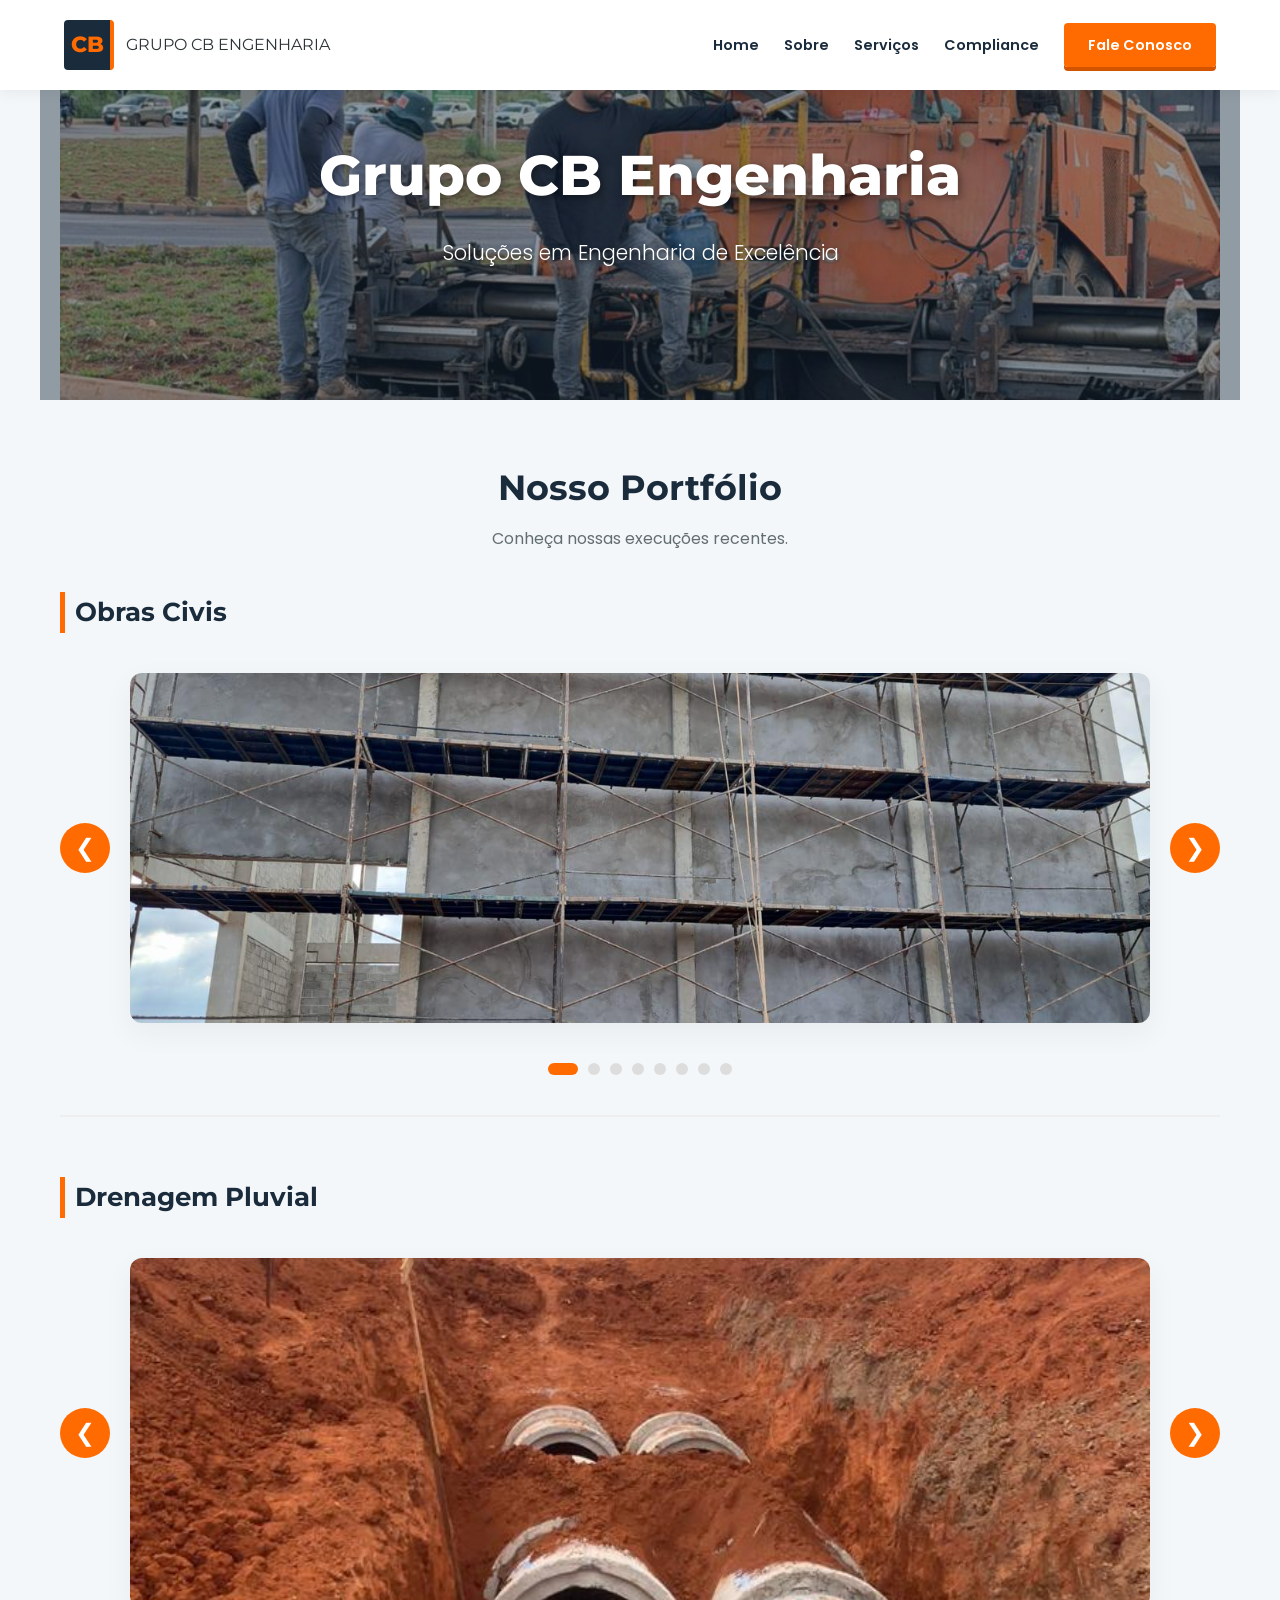
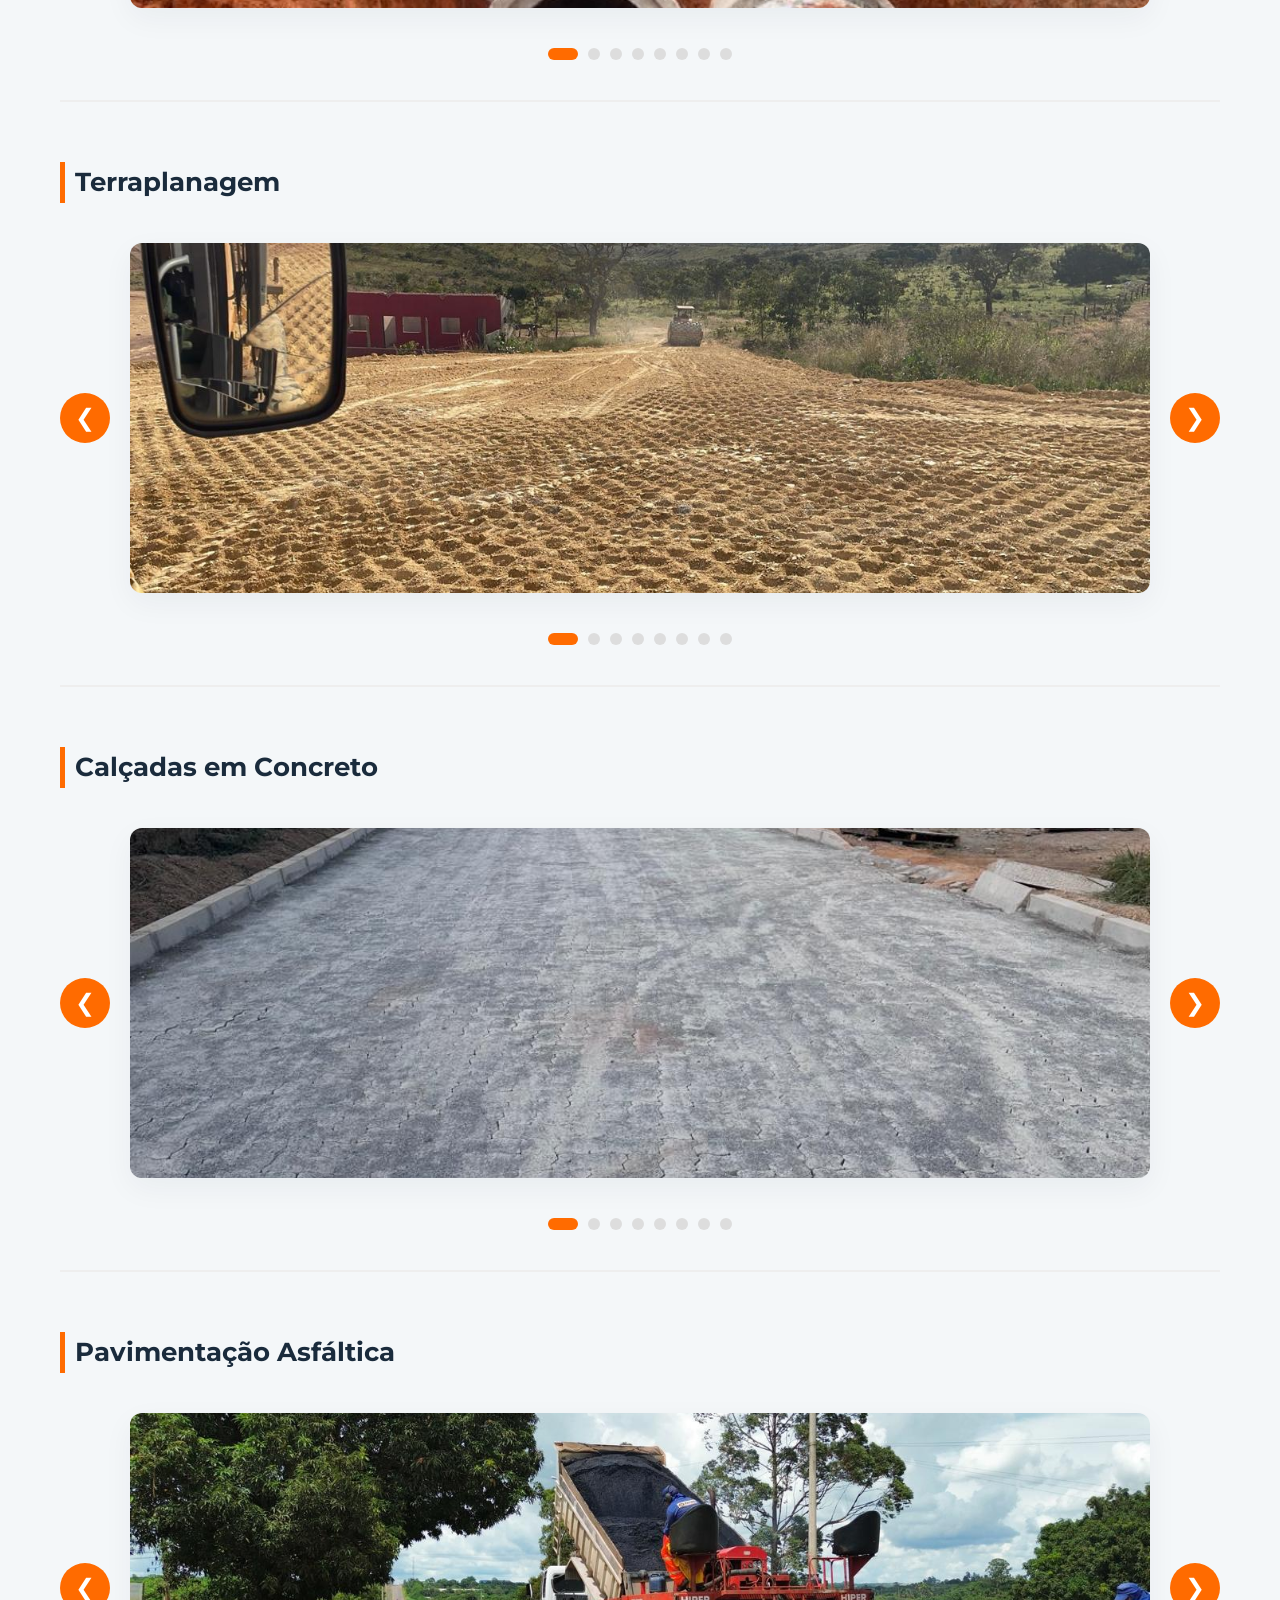
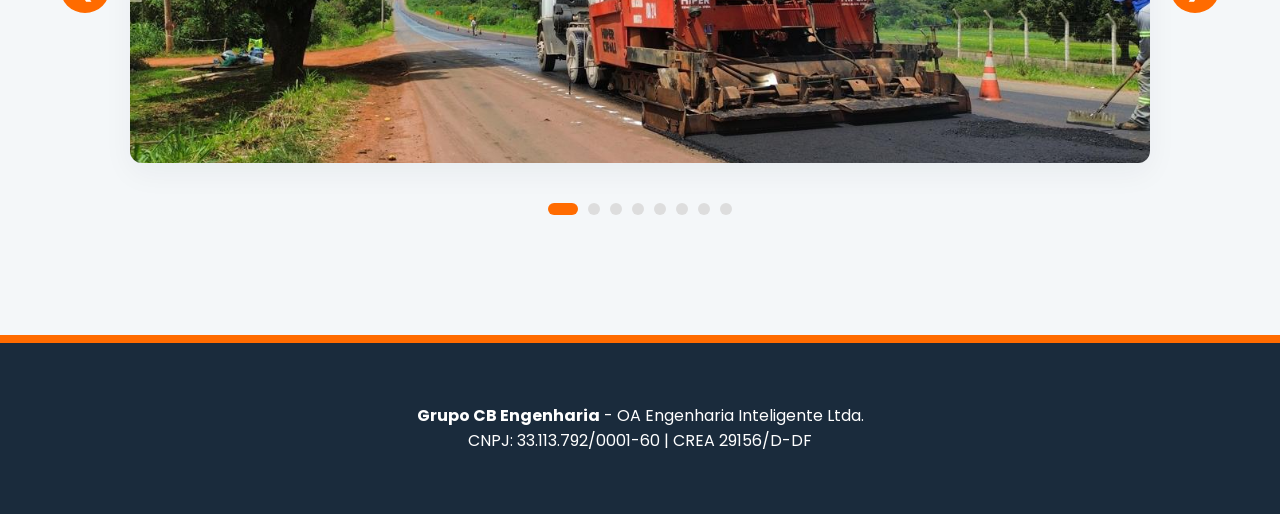
<file: index.html>
<!DOCTYPE html>
<html lang="pt-br">
<head>
  <meta charset="UTF-8">
  <meta name="viewport" content="width=device-width, initial-scale=1.0">
  <title>Portfólio de Obras Técnicas | Grupo CB Engenharia</title>
  <link rel="stylesheet" href="css/style.css">
</head>
<body>

<header>
  <nav>
    <div class="logo">
      <span class="logo-box">CB</span> Grupo CB Engenharia
    </div>

    <ul class="nav-links">
      <li><a href="index.html">Home</a></li>
      <li><a href="sobre.html">Sobre</a></li>
      <li><a href="servicos.html">Serviços</a></li>
      <li><a href="compliance.html">Compliance</a></li>
      <li><a href="contato.html" class="cta-nav">Fale Conosco</a></li>
    </ul>

    <!-- HAMBURGUER -->
    <div class="hamburger" onclick="toggleMenu()">
      <span></span>
      <span></span>
      <span></span>
    </div>
  </nav>
</header>

<!-- BANNER -->
<section class="banner">
  <img src="img/banner.jpeg" alt="Grupo CB Engenharia">
  <div class="banner-overlay">
    <h1>Grupo CB Engenharia</h1>
    <p>Soluções em Engenharia de Excelência</p>
  </div>
</section>

<section>
  <h2>Nosso Portfólio</h2>
  <p class="section-subtitle">Conheça nossas execuções recentes.</p>

  <!-- OBRAS CIVIS -->
  <div class="portfolio-group">
    <h3 class="group-title">Obras Civis</h3>
    <div class="carousel-container">
      <button class="carousel-btn prev" onclick="moveCarousel(-1,'carousel-1')">❮</button>
      <div class="carousel-wrapper">
        <div class="carousel" id="carousel-1">
          <div class="carousel-item"><img src="img/obras-civis-01.jpeg"></div>
          <div class="carousel-item"><img src="img/obras-civis-02.jpeg"></div>
          <div class="carousel-item"><img src="img/obras-civis-03.jpeg"></div>
          <div class="carousel-item"><img src="img/obras-civis-04.jpeg"></div>
          <div class="carousel-item"><img src="img/obras-civis-05.jpeg"></div>
          <div class="carousel-item"><img src="img/obras-civis-06.jpeg"></div>
          <div class="carousel-item"><img src="img/obras-civis-07.jpeg"></div>
          <div class="carousel-item"><img src="img/obras-civis-08.jpeg"></div>
        </div>
      </div>
      <button class="carousel-btn next" onclick="moveCarousel(1,'carousel-1')">❯</button>
    </div>
    <div class="carousel-indicators" id="indicators-1"></div>
  </div>

  <!-- DRENAGEM -->
  <div class="portfolio-group">
    <h3 class="group-title">Drenagem Pluvial</h3>
    <div class="carousel-container">
      <button class="carousel-btn prev" onclick="moveCarousel(-1,'carousel-2')">❮</button>
      <div class="carousel-wrapper">
        <div class="carousel" id="carousel-2">
          <div class="carousel-item"><img src="img/drenagem-01.jpeg"></div>
          <div class="carousel-item"><img src="img/drenagem-02.jpeg"></div>
          <div class="carousel-item"><img src="img/drenagem-03.jpeg"></div>
          <div class="carousel-item"><img src="img/drenagem-04.jpeg"></div>
          <div class="carousel-item"><img src="img/drenagem-05.jpeg"></div>
          <div class="carousel-item"><img src="img/drenagem-06.jpeg"></div>
          <div class="carousel-item"><img src="img/drenagem-07.jpeg"></div>
          <div class="carousel-item"><img src="img/drenagem-08.jpeg"></div>
        </div>
      </div>
      <button class="carousel-btn next" onclick="moveCarousel(1,'carousel-2')">❯</button>
    </div>
    <div class="carousel-indicators" id="indicators-2"></div>
  </div>

  <!-- TERRAPLANAGEM -->
  <div class="portfolio-group">
    <h3 class="group-title">Terraplanagem</h3>
    <div class="carousel-container">
      <button class="carousel-btn prev" onclick="moveCarousel(-1,'carousel-3')">❮</button>
      <div class="carousel-wrapper">
        <div class="carousel" id="carousel-3">
          <div class="carousel-item"><img src="img/terraplanagem-01.jpeg"></div>
          <div class="carousel-item"><img src="img/terraplanagem-02.jpeg"></div>
          <div class="carousel-item"><img src="img/terraplanagem-03.jpeg"></div>
          <div class="carousel-item"><img src="img/terraplanagem-04.jpeg"></div>
          <div class="carousel-item"><img src="img/terraplanagem-05.jpeg"></div>
          <div class="carousel-item"><img src="img/terraplanagem-06.jpeg"></div>
          <div class="carousel-item"><img src="img/terraplanagem-07.jpeg"></div>
          <div class="carousel-item"><img src="img/terraplanagem-08.jpeg"></div>
        </div>
      </div>
      <button class="carousel-btn next" onclick="moveCarousel(1,'carousel-3')">❯</button>
    </div>
    <div class="carousel-indicators" id="indicators-3"></div>
  </div>

  <!-- CALÇADAS -->
  <div class="portfolio-group">
    <h3 class="group-title">Calçadas em Concreto</h3>
    <div class="carousel-container">
      <button class="carousel-btn prev" onclick="moveCarousel(-1,'carousel-4')">❮</button>
      <div class="carousel-wrapper">
        <div class="carousel" id="carousel-4">
          <div class="carousel-item"><img src="img/calcadas-01.jpeg"></div>
          <div class="carousel-item"><img src="img/calcadas-02.jpeg"></div>
          <div class="carousel-item"><img src="img/calcadas-03.jpeg"></div>
          <div class="carousel-item"><img src="img/calcadas-04.jpeg"></div>
          <div class="carousel-item"><img src="img/calcadas-05.jpeg"></div>
          <div class="carousel-item"><img src="img/calcadas-06.jpeg"></div>
          <div class="carousel-item"><img src="img/calcadas-07.jpeg"></div>
          <div class="carousel-item"><img src="img/calcadas-08.jpeg"></div>
        </div>
      </div>
      <button class="carousel-btn next" onclick="moveCarousel(1,'carousel-4')">❯</button>
    </div>
    <div class="carousel-indicators" id="indicators-4"></div>
  </div>

  <!-- ASFALTO -->
  <div class="portfolio-group">
    <h3 class="group-title">Pavimentação Asfáltica</h3>
    <div class="carousel-container">
      <button class="carousel-btn prev" onclick="moveCarousel(-1,'carousel-5')">❮</button>
      <div class="carousel-wrapper">
        <div class="carousel" id="carousel-5">
          <div class="carousel-item"><img src="img/asfalto-01.jpeg"></div>
          <div class="carousel-item"><img src="img/asfalto-02.jpeg"></div>
          <div class="carousel-item"><img src="img/asfalto-03.jpeg"></div>
          <div class="carousel-item"><img src="img/asfalto-04.jpeg"></div>
          <div class="carousel-item"><img src="img/asfalto-05.jpeg"></div>
          <div class="carousel-item"><img src="img/asfalto-06.jpeg"></div>
          <div class="carousel-item"><img src="img/asfalto-07.jpeg"></div>
          <div class="carousel-item"><img src="img/asfalto-08.jpeg"></div>
        </div>
      </div>
      <button class="carousel-btn next" onclick="moveCarousel(1,'carousel-5')">❯</button>
    </div>
    <div class="carousel-indicators" id="indicators-5"></div>
  </div>
</section>

<footer>
  <p><strong>Grupo CB Engenharia</strong> - OA Engenharia Inteligente Ltda.</p>
  <p>CNPJ: 33.113.792/0001-60 | CREA 29156/D-DF</p>
</footer>

<script src="js/carousel.js"></script>

<script>
  function toggleMenu() {
    document.querySelector('.nav-links').classList.toggle('active');
  }
</script>

</body>
</html>
</file>
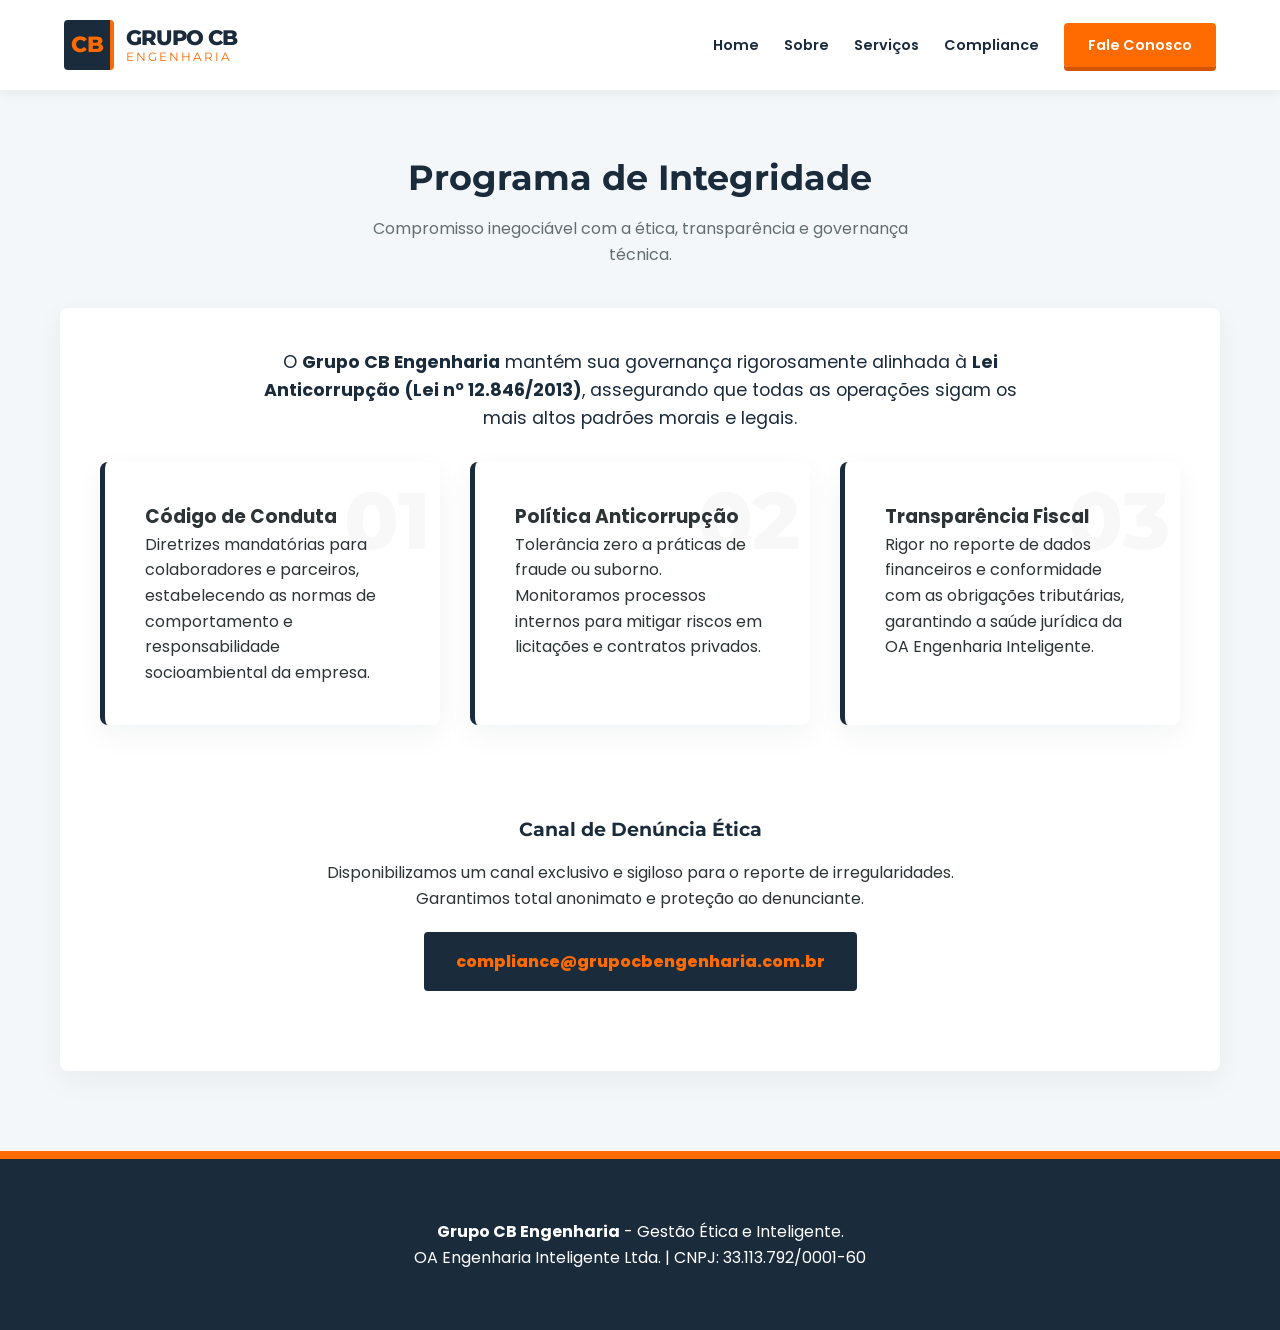
<file: compliance.html>
<!DOCTYPE html>
<html lang="pt-br">
<head>
    <meta charset="UTF-8">
    <meta name="viewport" content="width=device-width, initial-scale=1.0">
    <title>Compliance | Grupo CB Engenharia</title>
    <link rel="stylesheet" href="css/style.css">
</head>
<body>

<header>
    <nav>
        <a href="index.html" class="logo">
            <div class="logo-box">CB</div>
            <div class="logo-text">GRUPO CB<span>ENGENHARIA</span></div>
        </a>
        <div class="hamburger" onclick="toggleMenu()">
            <span></span><span></span><span></span>
        </div>
        <ul class="nav-links" id="menu">
            <li><a href="index.html">Home</a></li>
            <li><a href="sobre.html">Sobre</a></li>
            <li><a href="servicos.html">Serviços</a></li>
            <li><a href="compliance.html">Compliance</a></li>
             <li><a href="contato.html" class="cta-nav">Fale Conosco</a></li>
        </ul>
    </nav>
</header>

<section>
    <h2>Programa de Integridade</h2>
    <p class="section-subtitle">Compromisso inegociável com a ética, transparência e governança técnica.</p>

    <div class="info-box">
        <p style="font-size: 1.1rem; color: var(--primary); margin-bottom: 30px; text-align: center; max-width: 800px; margin-left: auto; margin-right: auto;">
            O <strong>Grupo CB Engenharia</strong> mantém sua governança rigorosamente alinhada à <strong>Lei Anticorrupção (Lei nº 12.846/2013)</strong>, assegurando que todas as operações sigam os mais altos padrões morais e legais.
        </p>

        <div class="grid-servicos">
            <div class="card-servico">
                <div class="servico-number">01</div>
                <h3>Código de Conduta</h3>
                <p>Diretrizes mandatórias para colaboradores e parceiros, estabelecendo as normas de comportamento e responsabilidade socioambiental da empresa.</p>
            </div>

            <div class="card-servico">
                <div class="servico-number">02</div>
                <h3>Política Anticorrupção</h3>
                <p>Tolerância zero a práticas de fraude ou suborno. Monitoramos processos internos para mitigar riscos em licitações e contratos privados.</p>
            </div>

            <div class="card-servico">
                <div class="servico-number">03</div>
                <h3>Transparência Fiscal</h3>
                <p>Rigor no reporte de dados financeiros e conformidade com as obrigações tributárias, garantindo a saúde jurídica da OA Engenharia Inteligente.</p>
            </div>
        </div>

        <div class="tech-info" style="margin-top: 50px; padding: 40px; text-align: center;">
            <h3 style="color: var(--primary); font-family: Montserrat; margin-bottom: 15px;">Canal de Denúncia Ética</h3>
            <p style="max-width: 700px; margin: 0 auto 20px;">
                Disponibilizamos um canal exclusivo e sigiloso para o reporte de irregularidades. Garantimos total anonimato e proteção ao denunciante.
            </p>
            <a href="mailto:compliance@grupocbengenharia.com.br" 
               style="display: inline-block; background: var(--primary); color: var(--secondary); padding: 15px 30px; border-radius: 4px; text-decoration: none; font-weight: 800; border: 2px solid var(--primary); transition: var(--transition);">
                compliance@grupocbengenharia.com.br
            </a>
        </div>
    </div>
</section>

<footer>
    <div class="footer-content">
        <p><strong>Grupo CB Engenharia</strong> - Gestão Ética e Inteligente.</p>
        <p>OA Engenharia Inteligente Ltda. | CNPJ: 33.113.792/0001-60</p>
    </div>
</footer>

<script>
    function toggleMenu() {
        document.getElementById('menu').classList.toggle('active');
    }
</script>

</body>
</html>
</file>
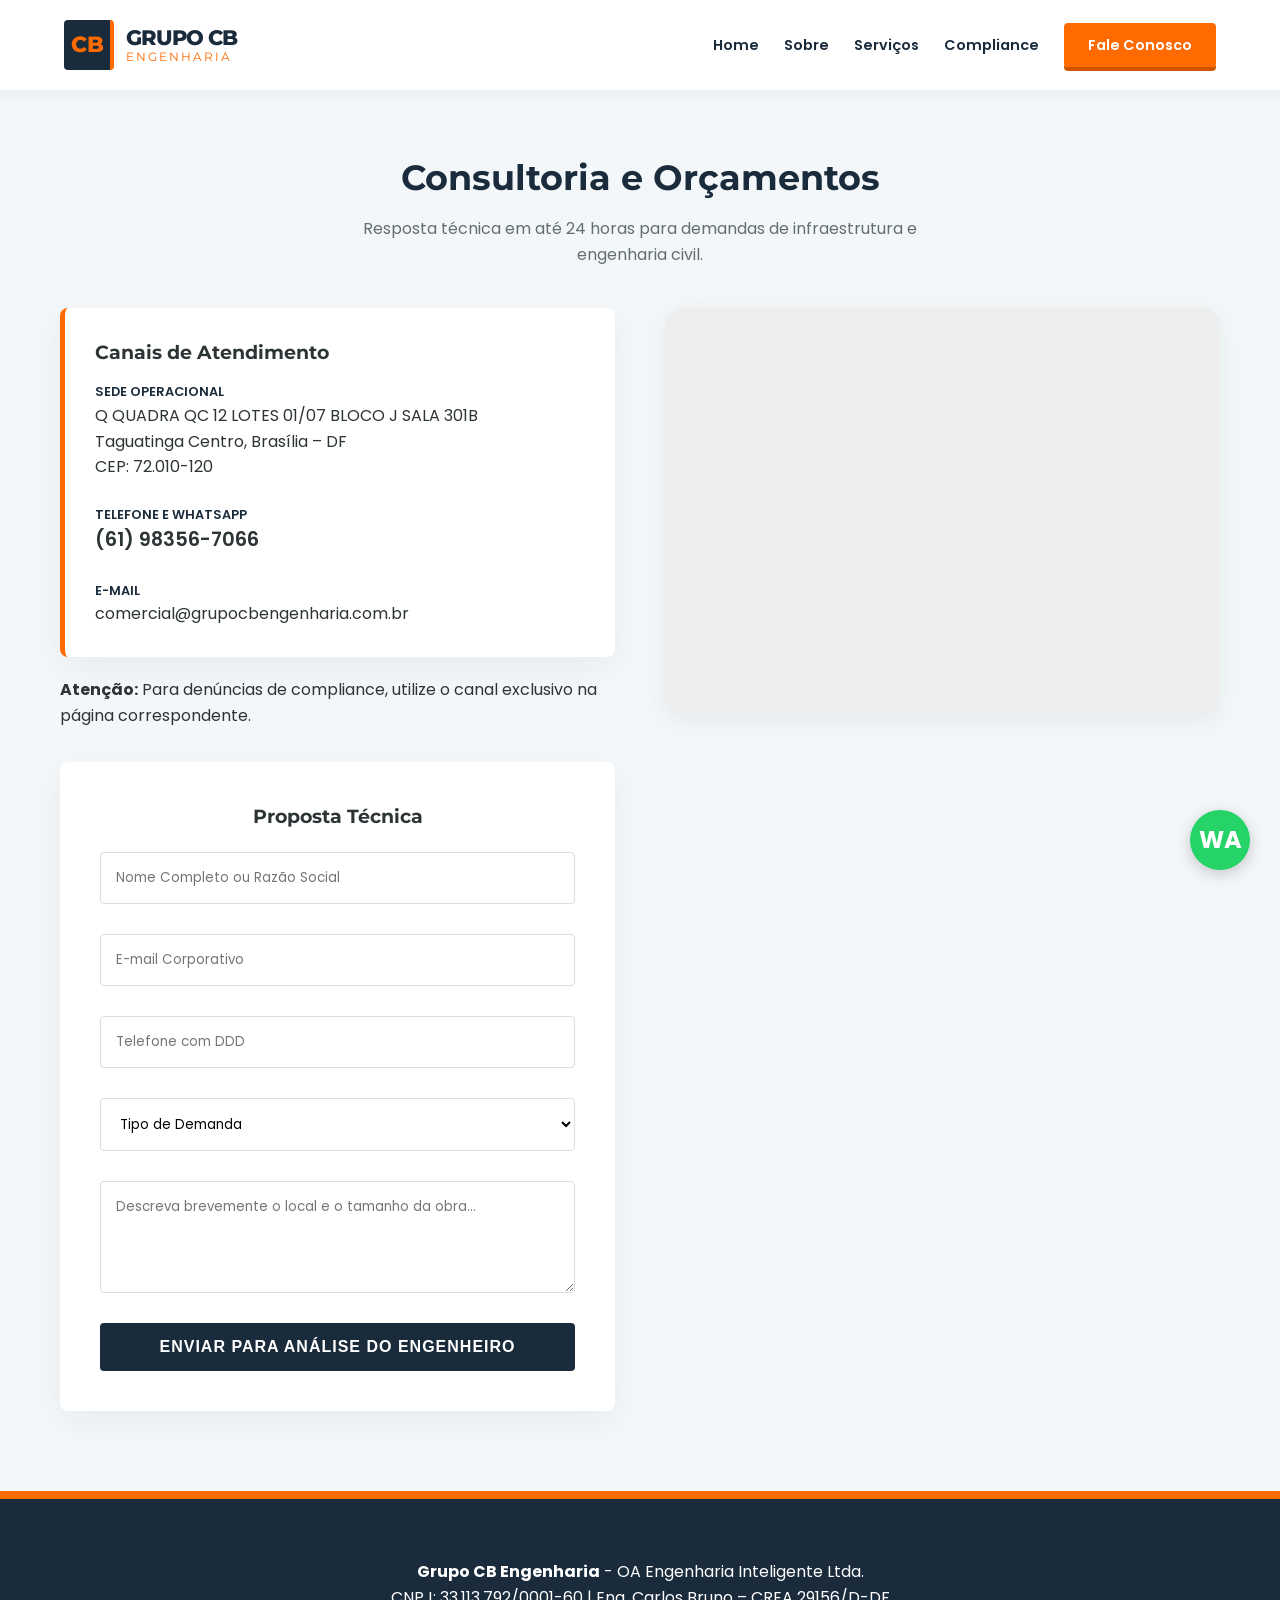
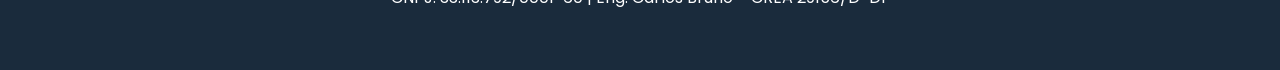
<file: contato.html>
<!DOCTYPE html>
<html lang="pt-br">
<head>
    <meta charset="UTF-8">
    <meta name="viewport" content="width=device-width, initial-scale=1.0">
    <title>Contato | Grupo CB Engenharia</title>
    <link rel="stylesheet" href="css/style.css">
    <style>
        .contato-grid {
            display: grid;
            grid-template-columns: 1fr 1fr;
            gap: 50px;
            align-items: start;
            margin-bottom: 60px;
        }
        .map-box {
            border-radius: 18px;
            overflow: hidden;
            box-shadow: 0 6px 24px rgba(33,67,101,0.07);
            min-height: 400px;
            background: #eee;
        }
        @media (max-width: 900px) {
            .contato-grid{
                grid-template-columns: 1fr;
                gap: 40px;
            }
            .map-box { min-height: 300px; }
        }
    </style>
</head>
<body>
  
<header>
    <nav>
        <a href="index.html" class="logo">
            <div class="logo-box">CB</div>
            <div class="logo-text">GRUPO CB<span>ENGENHARIA</span></div>
        </a>
        <div class="hamburger" onclick="toggleMenu()">
            <span></span><span></span><span></span>
        </div>
        <ul class="nav-links" id="menu">
            <li><a href="index.html">Home</a></li>
            <li><a href="sobre.html">Sobre</a></li>
            <li><a href="servicos.html">Serviços</a></li>
            <li><a href="compliance.html">Compliance</a></li>
                 <li><a href="contato.html" class="cta-nav">Fale Conosco</a></li>
        </ul>
    </nav>
</header>
  
<section>
    <h2>Consultoria e Orçamentos</h2>
    <p class="section-subtitle">Resposta técnica em até 24 horas para demandas de infraestrutura e engenharia civil.</p>
  <div class="contato-grid">
        <div>
            <div class="info-box" style="padding: 30px; margin-bottom: 20px; border-left: 5px solid var(--secondary);">
                <h3 style="margin-bottom: 15px; font-family: Montserrat;">Canais de Atendimento</h3>
                <div style="margin-bottom: 25px;">
                    <span style="display: block; font-weight: 600; color: var(--primary); font-size: 0.8rem; text-transform: uppercase;">Sede Operacional</span>
                    <p>Q QUADRA QC 12 LOTES 01/07 BLOCO J SALA 301B<br>Taguatinga Centro, Brasília – DF<br>CEP: 72.010-120</p>
                </div>
                <div style="margin-bottom: 25px;">
                    <span style="display: block; font-weight: 600; color: var(--primary); font-size: 0.8rem; text-transform: uppercase;">Telefone e WhatsApp</span>
                    <p style="font-size: 1.2rem; font-weight: 600;">(61) 98356-7066</p>
                </div>
                <div>
                    <span style="display: block; font-weight: 600; color: var(--primary); font-size: 0.8rem; text-transform: uppercase;">E-mail</span>
                    <p>comercial@grupocbengenharia.com.br</p>
                </div>
            </div>
            <div class="tech-info">
                <p><strong>Atenção:</strong> Para denúncias de compliance, utilize o canal exclusivo na página correspondente.</p>
            </div>
            <div class="info-box" style="padding: 40px; margin-top:34px;">
                <h3 style="margin-bottom: 20px; font-family: Montserrat; text-align: center;">Proposta Técnica</h3>
                <form action="#" method="POST">
                    <input type="text" placeholder="Nome Completo ou Razão Social" required style="margin-bottom: 15px;">
                    <input type="email" placeholder="E-mail Corporativo" required style="margin-bottom: 15px;">
                    <input type="tel" placeholder="Telefone com DDD" required style="margin-bottom: 15px;">
                    <select style="width: 100%; padding: 15px; border: 1px solid #ddd; border-radius: 4px; margin-bottom: 15px; font-family: inherit; background: white;">
                        <option value="" disabled selected>Tipo de Demanda</option>
                        <option value="pavimentacao">Pavimentação Asfáltica</option>
                        <option value="drenagem">Drenagem Pluvial</option>
                        <option value="terraplenagem">Terraplenagem</option>
                        <option value="outros">Outros Projetos Civis</option>
                    </select>
                    <textarea placeholder="Descreva brevemente o local e o tamanho da obra..." rows="4" required style="margin-bottom: 15px;"></textarea>
                    <button type="submit" class="submit" style="width: 100%; font-size: 1rem; letter-spacing: 1px;">
                        ENVIAR PARA ANÁLISE DO ENGENHEIRO
                    </button>
                </form>
            </div>
        </div>
        <div class="map-box">
            <iframe
                title="Mapa Grupo CB Engenharia"
                width="100%"
                height="100%"
                frameborder="0"
                style="border:0; min-height:400px;"
                src="https://www.google.com/maps?q=Q+QUADRA+QC+12+LOTES+01%2F07+BLOCO+J+SALA+301B%2C+Taguatinga+Centro,+Brasilia,+DF&output=embed"
                allowfullscreen>
            </iframe>
        </div>
    </div>
</section>
  
<a href="https://wa.me/5561983567066" target="_blank" style="position: fixed; bottom: 30px; right: 30px; background: #25D366; color: white; width: 60px; height: 60px; border-radius: 50%; display: flex; align-items: center; justify-content: center; box-shadow: 0 4px 15px rgba(0,0,0,0.2); z-index: 1000; text-decoration: none; font-size: 1.5rem;">
    <span style="font-weight: bold;">WA</span>
</a>
  
<footer>
    <div class="footer-content">
        <p><strong>Grupo CB Engenharia</strong> - OA Engenharia Inteligente Ltda.</p>
        <p>CNPJ: 33.113.792/0001-60 | Eng. Carlos Bruno – CREA 29156/D-DF</p>
    </div>
</footer>
  
<script>
    function toggleMenu() { document.getElementById('menu').classList.toggle('active'); }
</script>
  
</body>
</html>
</file>
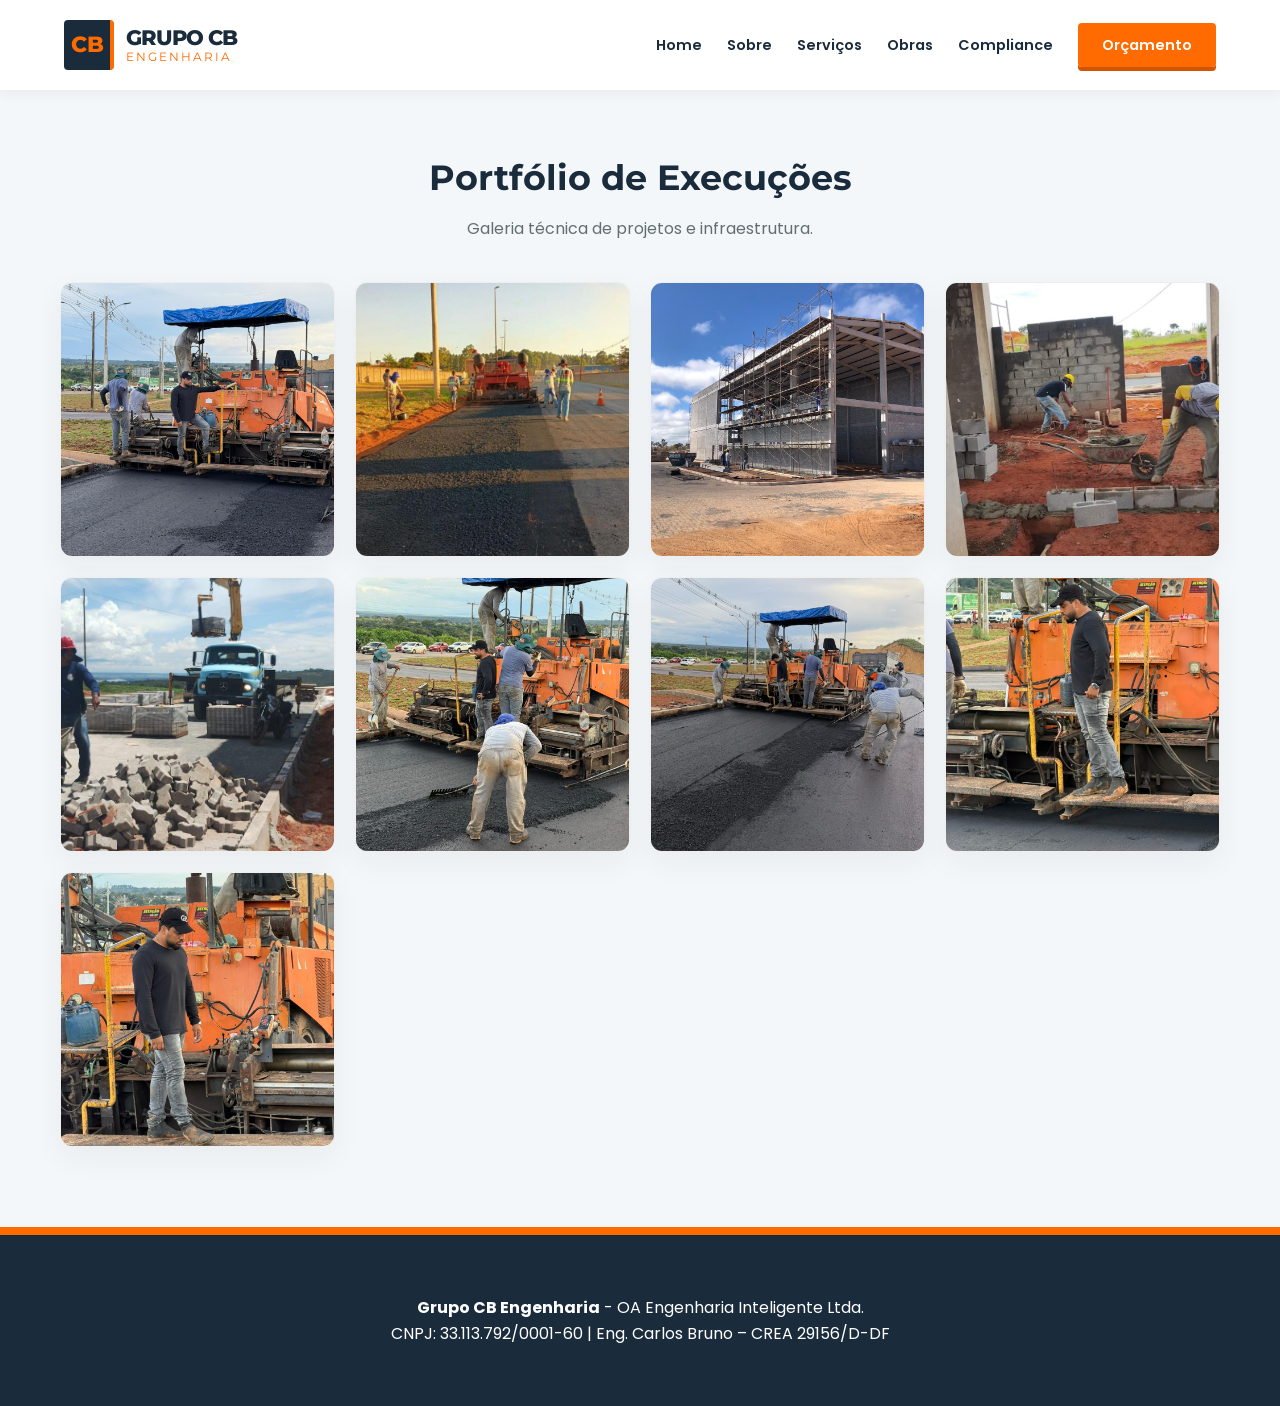
<file: obras.html>
<!DOCTYPE html>
<html lang="pt-br">
<head>
    <meta charset="UTF-8">
    <meta name="viewport" content="width=device-width, initial-scale=1.0">
    <title>Obras | Grupo CB Engenharia</title>
    <link rel="stylesheet" href="style.css">
</head>
<body>

<header>
    <nav>
        <a href="index.html" class="logo">
            <div class="logo-box">CB</div>
            <div class="logo-text">GRUPO CB<span>ENGENHARIA</span></div>
        </a>
        
        <div class="hamburger" onclick="toggleMenu()">
            <span></span><span></span><span></span>
        </div>

        <ul class="nav-links" id="menu">
            <li><a href="index.html">Home</a></li>
            <li><a href="sobre.html">Sobre</a></li>
            <li><a href="servicos.html">Serviços</a></li>
            <li><a href="obras.html">Obras</a></li>
            <li><a href="compliance.html">Compliance</a></li>
            <li><a href="contato.html" class="cta-nav">Orçamento</a></li>
        </ul>
    </nav>
</header>

<section>
    <h2>Portfólio de Execuções</h2>
    <p class="section-subtitle">Galeria técnica de projetos e infraestrutura.</p>

    <div class="obras-container">
        
        <div class="card-obra">
            <img src="img/obra1.jpeg" alt="Execução Grupo CB">
        </div>

        <div class="card-obra">
            <img src="img/obra2.jpeg" alt="Execução Grupo CB">
        </div>

        <div class="card-obra">
            <img src="img/obra4.jpeg" alt="Execução Grupo CB">
        </div>

        <div class="card-obra">
            <img src="img/obra5.jpeg" alt="Execução Grupo CB">
        </div>

        <div class="card-obra">
            <img src="img/obra6.jpeg" alt="Execução Grupo CB">
        </div>

        <div class="card-obra">
            <img src="img/obra7.jpeg" alt="Execução Grupo CB">
        </div>

        <div class="card-obra">
            <img src="img/obra8.jpeg" alt="Execução Grupo CB">
        </div>

        <div class="card-obra">
            <img src="img/obra9.jpeg" alt="Execução Grupo CB">
        </div>

        <div class="card-obra">
            <img src="img/obra10.jpeg" alt="Execução Grupo CB">
        </div>

    </div>
</section>

<footer>
    <div class="footer-content">
        <p><strong>Grupo CB Engenharia</strong> - OA Engenharia Inteligente Ltda.</p>
        <p>CNPJ: 33.113.792/0001-60 | Eng. Carlos Bruno – CREA 29156/D-DF</p>
    </div>
</footer>

<script>
    function toggleMenu() {
        document.getElementById('menu').classList.toggle('active');
    }
</script>

</body>
</html>
</file>
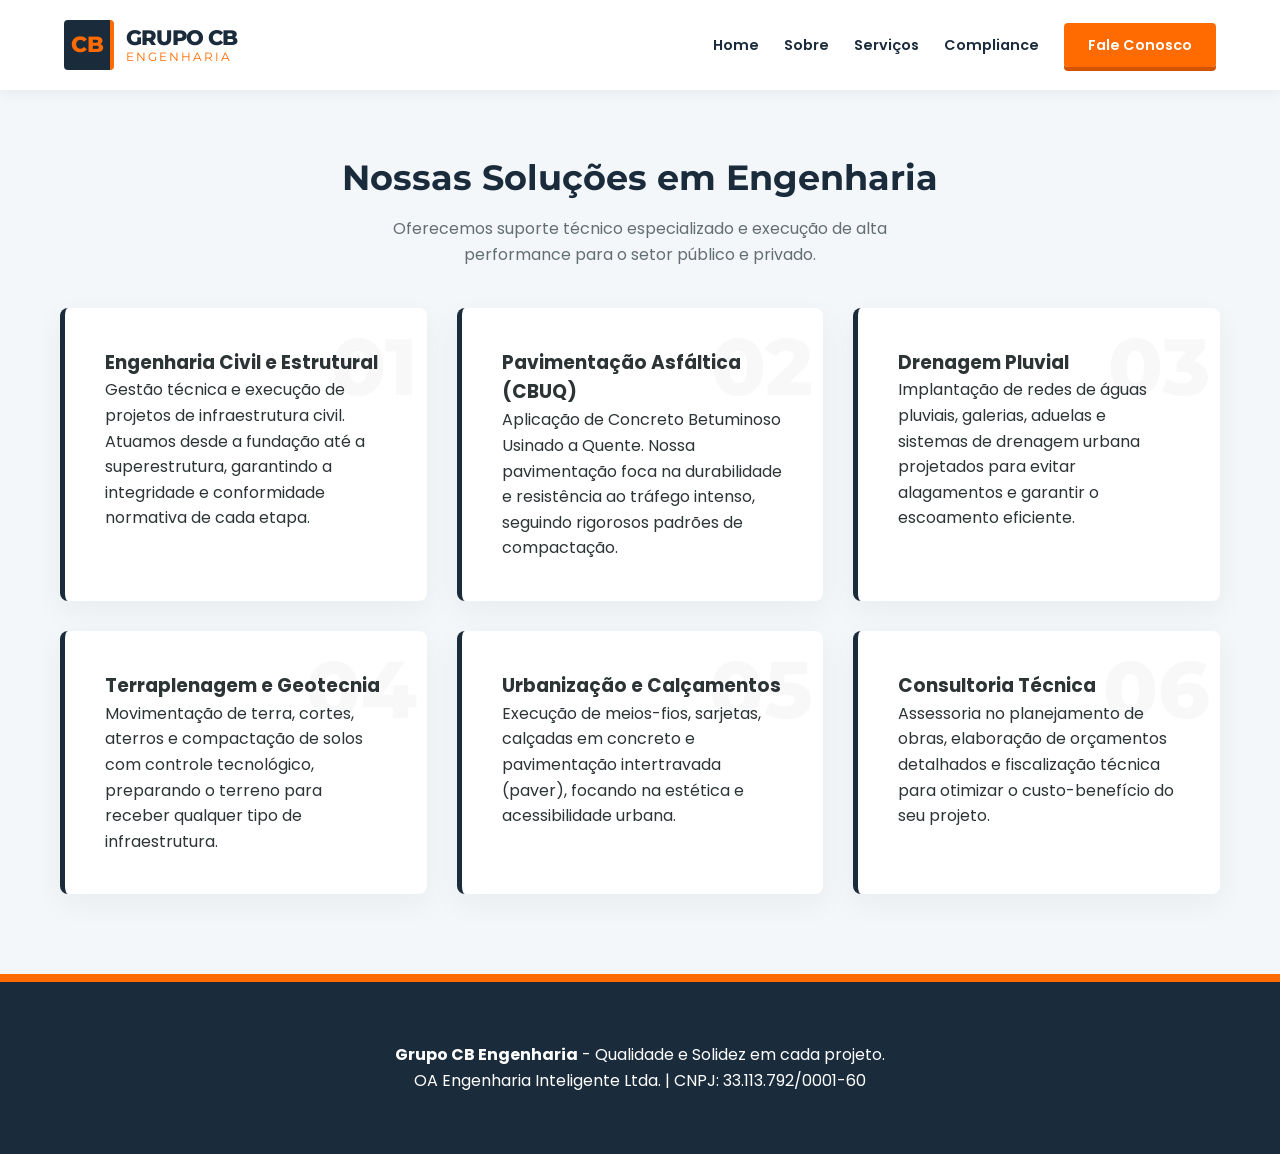
<file: servicos.html>
<!DOCTYPE html>
<html lang="pt-br">
<head>
    <meta charset="UTF-8">
    <meta name="viewport" content="width=device-width, initial-scale=1.0">
    <title>Serviços | Grupo CB Engenharia</title>
    <link rel="stylesheet" href="css/style.css">
</head>
<body>

<header>
    <nav>
        <a href="index.html" class="logo">
            <div class="logo-box">CB</div>
            <div class="logo-text">GRUPO CB<span>ENGENHARIA</span></div>
        </a>
        <div class="hamburger" onclick="toggleMenu()">
            <span></span><span></span><span></span>
        </div>
        <ul class="nav-links" id="menu">
            <li><a href="index.html">Home</a></li>
            <li><a href="sobre.html">Sobre</a></li>
            <li><a href="servicos.html">Serviços</a></li>
            <li><a href="compliance.html">Compliance</a></li>
                 <li><a href="contato.html" class="cta-nav">Fale Conosco</a></li>
        </ul>
    </nav>
</header>

<section>
    <h2>Nossas Soluções em Engenharia</h2>
    <p class="section-subtitle">Oferecemos suporte técnico especializado e execução de alta performance para o setor público e privado.</p>
    
    <div class="grid-servicos">
        <div class="card-servico">
            <div class="servico-number">01</div>
            <h3>Engenharia Civil e Estrutural</h3>
            <p>Gestão técnica e execução de projetos de infraestrutura civil. Atuamos desde a fundação até a superestrutura, garantindo a integridade e conformidade normativa de cada etapa.</p>
        </div>

        <div class="card-servico">
            <div class="servico-number">02</div>
            <h3>Pavimentação Asfáltica (CBUQ)</h3>
            <p>Aplicação de Concreto Betuminoso Usinado a Quente. Nossa pavimentação foca na durabilidade e resistência ao tráfego intenso, seguindo rigorosos padrões de compactação.</p>
        </div>

        <div class="card-servico">
            <div class="servico-number">03</div>
            <h3>Drenagem Pluvial</h3>
            <p>Implantação de redes de águas pluviais, galerias, aduelas e sistemas de drenagem urbana projetados para evitar alagamentos e garantir o escoamento eficiente.</p>
        </div>

        <div class="card-servico">
            <div class="servico-number">04</div>
            <h3>Terraplenagem e Geotecnia</h3>
            <p>Movimentação de terra, cortes, aterros e compactação de solos com controle tecnológico, preparando o terreno para receber qualquer tipo de infraestrutura.</p>
        </div>

        <div class="card-servico">
            <div class="servico-number">05</div>
            <h3>Urbanização e Calçamentos</h3>
            <p>Execução de meios-fios, sarjetas, calçadas em concreto e pavimentação intertravada (paver), focando na estética e acessibilidade urbana.</p>
        </div>

        <div class="card-servico">
            <div class="servico-number">06</div>
            <h3>Consultoria Técnica</h3>
            <p>Assessoria no planejamento de obras, elaboração de orçamentos detalhados e fiscalização técnica para otimizar o custo-benefício do seu projeto.</p>
        </div>
    </div>
</section>

<footer>
    <div class="footer-content">
        <p><strong>Grupo CB Engenharia</strong> - Qualidade e Solidez em cada projeto.</p>
        <p>OA Engenharia Inteligente Ltda. | CNPJ: 33.113.792/0001-60</p>
    </div>
</footer>

<script>
    function toggleMenu() {
        document.getElementById('menu').classList.toggle('active');
    }
</script>

</body>
</html>
</file>
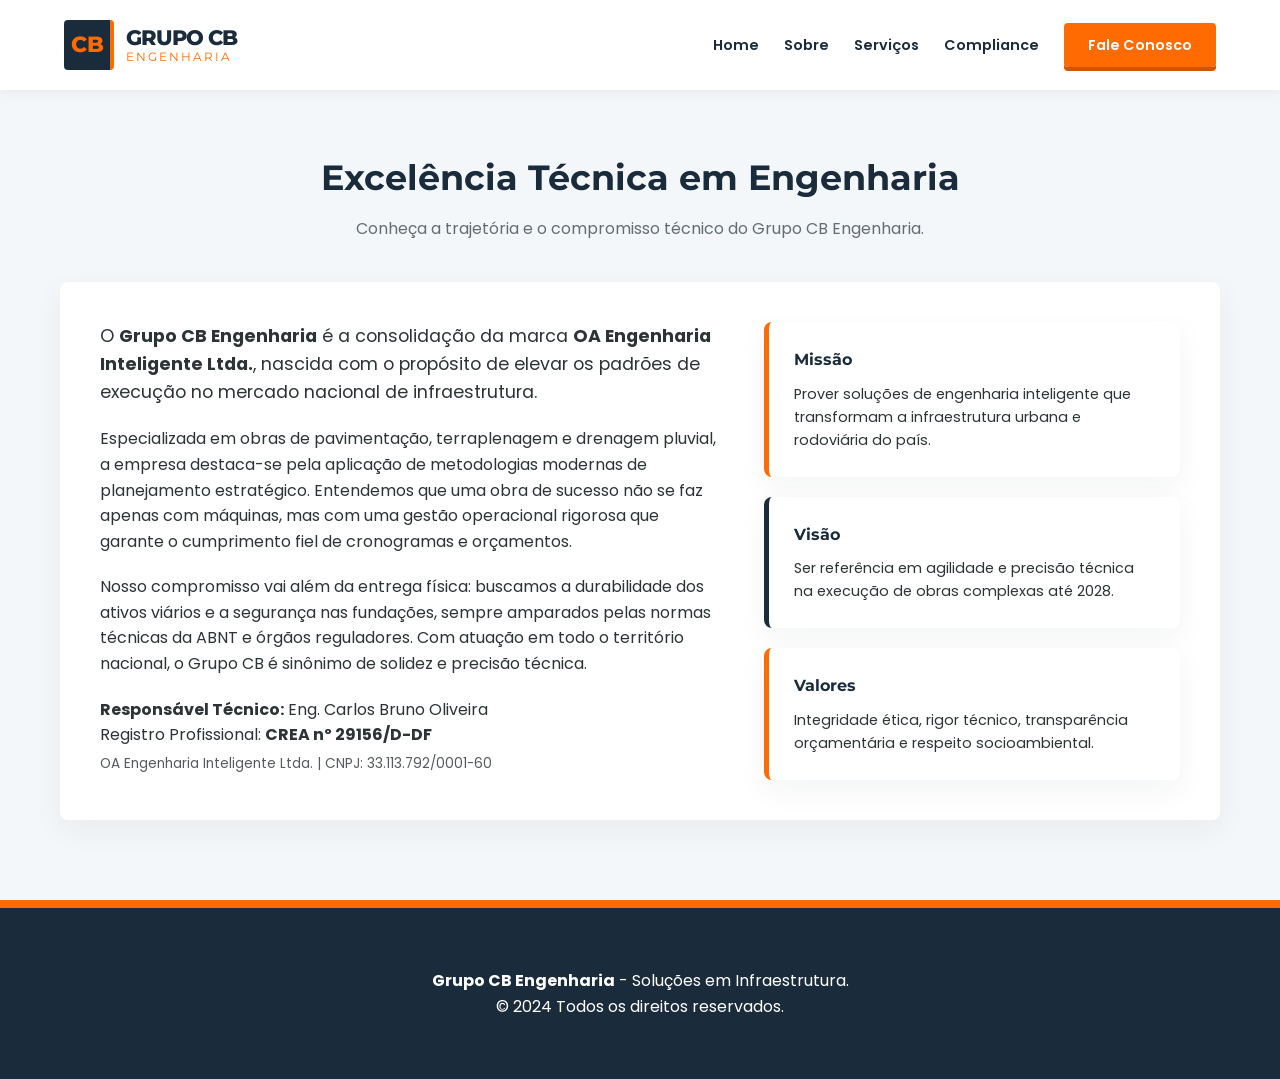
<file: sobre.html>
<!DOCTYPE html>
<html lang="pt-br">
<head>
    <meta charset="UTF-8">
    <meta name="viewport" content="width=device-width, initial-scale=1.0">
    <title>Sobre Nós | Grupo CB Engenharia</title>
    <link rel="stylesheet" href="css/style.css">
</head>
<body>

<header>
    <nav>
        <a href="index.html" class="logo">
            <div class="logo-box">CB</div>
            <div class="logo-text">GRUPO CB<span>ENGENHARIA</span></div>
        </a>
        <div class="hamburger" onclick="toggleMenu()">
            <span></span><span></span><span></span>
        </div>
        <ul class="nav-links" id="menu">
            <li><a href="index.html">Home</a></li>
            <li><a href="sobre.html">Sobre</a></li>
            <li><a href="servicos.html">Serviços</a></li>
            <li><a href="compliance.html">Compliance</a></li>
                <li><a href="contato.html" class="cta-nav">Fale Conosco</a></li>
        </ul>
    </nav>
</header>

<section>
    <h2>Excelência Técnica em Engenharia</h2>
    <p class="section-subtitle">Conheça a trajetória e o compromisso técnico do Grupo CB Engenharia.</p>

    <div class="info-box" style="display: flex; flex-wrap: wrap; gap: 40px; align-items: flex-start;">
        
        <div style="flex: 1.5; min-width: 320px;">
            <p style="margin-bottom: 20px; font-size: 1.1rem;">
                O <strong>Grupo CB Engenharia</strong> é a consolidação da marca <strong>OA Engenharia Inteligente Ltda.</strong>, nascida com o propósito de elevar os padrões de execução no mercado nacional de infraestrutura. 
            </p>
            <p style="margin-bottom: 20px;">
                Especializada em obras de pavimentação, terraplenagem e drenagem pluvial, a empresa destaca-se pela aplicação de metodologias modernas de planejamento estratégico. Entendemos que uma obra de sucesso não se faz apenas com máquinas, mas com uma gestão operacional rigorosa que garante o cumprimento fiel de cronogramas e orçamentos.
            </p>
            <p style="margin-bottom: 20px;">
                Nosso compromisso vai além da entrega física: buscamos a durabilidade dos ativos viários e a segurança nas fundações, sempre amparados pelas normas técnicas da ABNT e órgãos reguladores. Com atuação em todo o território nacional, o Grupo CB é sinônimo de solidez e precisão técnica.
            </p>

            <div class="tech-info">
                <p><strong>Responsável Técnico:</strong> Eng. Carlos Bruno Oliveira</p>
                <p>Registro Profissional: <strong>CREA nº 29156/D-DF</strong></p>
                <p style="margin-top: 5px; font-size: 0.85rem; opacity: 0.8;">OA Engenharia Inteligente Ltda. | CNPJ: 33.113.792/0001-60</p>
            </div>
        </div>

        <div style="flex: 1; min-width: 300px; display: flex; flex-direction: column; gap: 20px;">
            <div class="card-servico" style="padding: 25px; border-left-color: var(--secondary);">
                <h4 style="color: var(--primary); font-family: Montserrat; margin-bottom: 10px;">Missão</h4>
                <p style="font-size: 0.9rem;">Prover soluções de engenharia inteligente que transformam a infraestrutura urbana e rodoviária do país.</p>
            </div>

            <div class="card-servico" style="padding: 25px;">
                <h4 style="color: var(--primary); font-family: Montserrat; margin-bottom: 10px;">Visão</h4>
                <p style="font-size: 0.9rem;">Ser referência em agilidade e precisão técnica na execução de obras complexas até 2028.</p>
            </div>

            <div class="card-servico" style="padding: 25px; border-left-color: var(--secondary);">
                <h4 style="color: var(--primary); font-family: Montserrat; margin-bottom: 10px;">Valores</h4>
                <p style="font-size: 0.9rem;">Integridade ética, rigor técnico, transparência orçamentária e respeito socioambiental.</p>
            </div>
        </div>

    </div>
</section>

<footer>
    <div class="footer-content">
        <p><strong>Grupo CB Engenharia</strong> - Soluções em Infraestrutura.</p>
        <p>© 2024 Todos os direitos reservados.</p>
    </div>
</footer>

<script>
    function toggleMenu() {
        document.getElementById('menu').classList.toggle('active');
    }
</script>

</body>
</html>
</file>
<file: css/style.css>
/* style.css - Grupo CB Engenharia */

/* 1. Importação de Fontes */
@import url('https://fonts.googleapis.com/css2?family=Montserrat:wght@700;800&family=Poppins:wght@300;400;600&display=swap');

/* 2. Variáveis de Cor e Estilo */
:root {
    --primary: #1A2B3C;
    --secondary: #FF6B00;
    --bg-light: #F4F7F9;
    --white: #FFFFFF;
    --text-dark: #2D3436;
    --text-muted: #636E72;
    --shadow: 0 10px 30px rgba(26, 43, 60, 0.05);
    --transition: all 0.3s ease;
}

/* 3. Reset e Estilos Base */
* { 
    margin: 0; 
    padding: 0; 
    box-sizing: border-box; 
}

body {
    font-family: 'Poppins', sans-serif;
    background-color: var(--bg-light);
    color: var(--text-dark);
    line-height: 1.6;
    overflow-x: hidden;
}

/* 4. Header & Navegação */
header {
    background: var(--white);
    box-shadow: 0 4px 12px rgba(0,0,0,0.05);
    position: sticky;
    top: 0;
    z-index: 1000;
}

nav {
    display: flex;
    justify-content: space-between;
    align-items: center;
    padding: 0 5%;
    height: 90px;
    max-width: 1300px;
    margin: 0 auto;
}

/* Logo Corporativa */
.logo {
    display: flex;
    align-items: center;
    gap: 12px;
    font-family: 'Montserrat', sans-serif;
    text-transform: uppercase;
    text-decoration: none;
}

.logo-box {
    background: var(--primary);
    color: var(--secondary);
    width: 50px;
    height: 50px;
    display: flex;
    align-items: center;
    justify-content: center;
    font-size: 1.4rem;
    font-weight: 800;
    border-radius: 4px;
    border-right: 4px solid var(--secondary);
}

.logo-text {
    line-height: 1.1;
    color: var(--primary);
    font-weight: 800;
    font-size: 1.3rem;
    letter-spacing: -1px;
}

.logo-text span {
    display: block;
    font-size: 0.75rem;
    font-weight: 400;
    letter-spacing: 2px;
    color: var(--secondary);
}

/* Menu */
.nav-links {
    display: flex;
    list-style: none;
    gap: 25px;
    align-items: center;
}

.nav-links a {
    text-decoration: none;
    color: var(--primary);
    font-weight: 600;
    font-size: 0.9rem;
    transition: var(--transition);
    position: relative;
}

.nav-links a:not(.cta-nav)::after {
    content: '';
    position: absolute;
    width: 0;
    height: 2px;
    bottom: -5px;
    left: 0;
    background-color: var(--secondary);
    transition: var(--transition);
}

.nav-links a:hover { color: var(--secondary); }
.nav-links a:hover::after { width: 100%; }

.cta-nav {
    background: var(--secondary);
    color: var(--white) !important;
    padding: 12px 24px;
    border-radius: 4px;
    font-weight: 600;
    box-shadow: 0 4px 0 #d35400;
}

/* 5. Seções e Estrutura */
section {
    max-width: 1200px;
    margin: 60px auto;
    padding: 0 20px;
}

h2 {
    font-family: 'Montserrat', sans-serif;
    font-weight: 700;
    font-size: 2.2rem;
    color: var(--primary);
    text-align: center;
    margin-bottom: 10px;
}

.section-subtitle {
    text-align: center;
    color: var(--text-muted);
    max-width: 600px;
    margin: 0 auto 40px;
    font-size: 1rem;
}

/* 6. GRID DE OBRAS (ESTILO QUADRADINHO) */
.obras-container {
    display: grid;
    grid-template-columns: repeat(auto-fill, minmax(220px, 1fr));
    gap: 20px;
}

.card-obra {
    background: var(--white);
    border-radius: 12px;
    overflow: hidden;
    box-shadow: var(--shadow);
    transition: var(--transition);
    border: 1px solid #eee;
}

.card-obra:hover {
    transform: translateY(-5px);
    border-color: var(--secondary);
}

.card-obra img {
    width: 100%;
    aspect-ratio: 1 / 1;
    object-fit: cover;
    display: block;
}

.card-obra-content {
    padding: 15px;
    text-align: center;
}

.card-obra-content h3 {
    font-size: 0.95rem;
    color: var(--primary);
    font-family: 'Montserrat', sans-serif;
    margin-bottom: 5px;
}

.card-obra-content p {
    font-size: 0.8rem;
    color: var(--text-muted);
}

/* 7. GRID DE SERVIÇOS (ESTILO CORPORATIVO) */
.grid-servicos {
    display: grid;
    grid-template-columns: repeat(auto-fit, minmax(300px, 1fr));
    gap: 30px;
}

.card-servico {
    background: var(--white);
    padding: 40px;
    border-radius: 8px;
    box-shadow: var(--shadow);
    transition: var(--transition);
    border-left: 5px solid var(--primary);
    position: relative;
    overflow: hidden;
}

.card-servico:hover {
    border-left-color: var(--secondary);
    transform: translateX(5px);
}

.servico-number {
    font-family: 'Montserrat', sans-serif;
    font-size: 5rem;
    font-weight: 800;
    color: rgba(26, 43, 60, 0.03);
    position: absolute;
    top: -5px;
    right: 10px;
    z-index: 1;
}

/* 8. Formulário e Outros */
.info-box {
    background: var(--white);
    padding: 40px;
    border-radius: 8px;
    box-shadow: var(--shadow);
}

form {
    display: flex;
    flex-direction: column;
    gap: 15px;
}

input, textarea {
    padding: 15px;
    border: 1px solid #ddd;
    border-radius: 4px;
    font-family: inherit;
}

button.submit {
    background: var(--primary);
    color: var(--white);
    border: none;
    padding: 15px;
    border-radius: 4px;
    cursor: pointer;
    font-weight: 600;
    transition: var(--transition);
}

button.submit:hover { background: var(--secondary); }

/* 9. Footer */
footer {
    background: var(--primary);
    color: var(--white);
    padding: 60px 20px;
    text-align: center;
    margin-top: 80px;
    border-top: 8px solid var(--secondary);
}

/* 10. Responsividade */
.hamburger { display: none; cursor: pointer; flex-direction: column; gap: 6px; }
.hamburger span { width: 30px; height: 3px; background: var(--primary); border-radius: 2px; }

@media (max-width: 992px) {
    .hamburger { display: flex; }
    .nav-links {
        display: none;
        flex-direction: column;
        position: absolute;
        top: 90px;
        left: 0;
        width: 100%;
        background: var(--white);
        padding: 40px;
        box-shadow: 0 10px 20px rgba(0,0,0,0.1);
        z-index: 100;
    }
    .nav-links.active { display: flex; }
}

/* Scroll lateral apenas em telas muito pequenas (celulares) */
@media (max-width: 600px) {
    .obras-container {
        display: flex;
        overflow-x: auto;
        scroll-snap-type: x mandatory;
        padding-bottom: 20px;
        gap: 15px;
    }
    .card-obra {
        min-width: 200px;
        scroll-snap-align: start;
    }
    /* Estilização da barrinha de scroll */
    .obras-container::-webkit-scrollbar { height: 4px; }
    .obras-container::-webkit-scrollbar-thumb { background: var(--secondary); border-radius: 10px; }
}


/* 11. BANNER RESPONSIVO */
.banner {
    position: relative;
    width: 100%;
    height: 500px;
    overflow: hidden;
    margin-top: -90px;
    padding-top: 90px;
}

.banner img {
    width: 100%;
    height: 100%;
    object-fit: cover;
    display: block;
}

.banner-overlay {
    position: absolute;
    top: 0;
    left: 0;
    width: 100%;
    height: 100%;
    background: rgba(26, 43, 60, 0.5);
    display: flex;
    flex-direction: column;
    justify-content: center;
    align-items: center;
    text-align: center;
    color: var(--white);
    z-index: 10;
}

.banner-overlay h1 {
    font-family: 'Montserrat', sans-serif;
    font-size: 3.5rem;
    font-weight: 800;
    margin-bottom: 15px;
    text-shadow: 2px 2px 8px rgba(0, 0, 0, 0.3);
}

.banner-overlay p {
    font-size: 1.3rem;
    font-weight: 300;
    text-shadow: 1px 1px 4px rgba(0, 0, 0, 0.3);
}


/* 11. BANNER RESPONSIVO */
.banner {
    position: relative;
    width: 100%;
    height: 400px;
    overflow: hidden;
}

.banner img {
    width: 100%;
    height: 100%;
    object-fit: cover;
    display: block;
}

.banner-overlay {
    position: absolute;
    top: 0;
    left: 0;
    width: 100%;
    height: 100%;
    background: rgba(26, 43, 60, 0.45);
    display: flex;
    flex-direction: column;
    justify-content: center;
    align-items: center;
    text-align: center;
    color: var(--white);
    z-index: 10;
}

.banner-overlay h1 {
    font-family: 'Montserrat', sans-serif;
    font-size: 3.5rem;
    font-weight: 800;
    margin-bottom: 15px;
    text-shadow: 2px 2px 8px rgba(0, 0, 0, 0.4);
}

.banner-overlay p {
    font-size: 1.3rem;
    font-weight: 300;
    text-shadow: 1px 1px 4px rgba(0, 0, 0, 0.4);
}

/* 12. CARROUSEL */
.carousel-container {
    display: flex;
    align-items: center;
    gap: 20px;
    margin: 40px 0;
}

.carousel-wrapper {
    flex: 1;
    overflow: hidden;
    border-radius: 12px;
    box-shadow: var(--shadow);
}

.carousel {
    display: flex;
    transition: transform 0.5s ease-in-out;
}

.carousel-item {
    min-width: 100%;
    display: flex;
    flex-direction: column;
    background: var(--white);
}

.carousel-item img {
    width: 100%;
    height: 350px;
    object-fit: cover;
    display: block;
}

.carousel-content {
    padding: 25px;
    text-align: center;
    background: var(--white);
}

.carousel-content h3 {
    font-size: 1.3rem;
    color: var(--primary);
    font-family: 'Montserrat', sans-serif;
    margin-bottom: 8px;
}

.carousel-content p {
    font-size: 0.95rem;
    color: var(--text-muted);
}

.carousel-btn {
    background: var(--secondary);
    color: var(--white);
    border: none;
    width: 50px;
    height: 50px;
    border-radius: 50%;
    font-size: 1.5rem;
    cursor: pointer;
    display: flex;
    align-items: center;
    justify-content: center;
    transition: var(--transition);
    flex-shrink: 0;
}

.carousel-btn:hover {
    background: var(--primary);
    transform: scale(1.1);
}

/* Indicadores */
.carousel-indicators {
    display: flex;
    justify-content: center;
    gap: 10px;
    margin-top: 20px;
}

.indicator {
    width: 12px;
    height: 12px;
    border-radius: 50%;
    background: #ddd;
    cursor: pointer;
    transition: var(--transition);
}

.indicator.active {
    background: var(--secondary);
    width: 30px;
    border-radius: 6px;
}

/* Responsividade */
@media (max-width: 768px) {
    .banner {
        height: 300px;
    }
  .banner-overlay h1 {
        font-size: 2.2rem;
    }
  .banner-overlay p {
        font-size: 1rem;
    }
  .carousel-item img {
        height: 250px;
    }
  .carousel-btn {
        width: 40px;
        height: 40px;
        font-size: 1.2rem;
    }
  .carousel-container {
        gap: 10px;
    }
}

@media (max-width: 480px) {
    .banner {
        height: 200px;
    }
  .banner-overlay h1 {
        font-size: 1.6rem;
    }
  .banner-overlay p {
        font-size: 0.85rem;
    }
  .carousel-item img {
        height: 200px;
    }
  .carousel-content {
        padding: 15px;
    }
  .carousel-content h3 {
        font-size: 1rem;
    }
  .carousel-content p {
        font-size: 0.8rem;
    }
  .carousel-btn {
        width: 35px;
        height: 35px;
        font-size: 1rem;
    }
}

/* 13. GRUPOS DE PORTFÓLIO */
.portfolio-group {
    margin-bottom: 60px;
    padding-bottom: 40px;
    border-bottom: 2px solid #eee;
}

.portfolio-group:last-child {
    border-bottom: none;
}

.group-title {
    font-family: 'Montserrat', sans-serif;
    font-size: 1.6rem;
    color: var(--primary);
    margin-bottom: 25px;
    padding-left: 10px;
    border-left: 5px solid var(--secondary);
}

.carousel-content h4 {
    font-size: 1.1rem;
    color: var(--primary);
    font-family: 'Montserrat', sans-serif;
    margin-bottom: 5px;
}

@media (max-width: 768px) {
    .portfolio-group {
        margin-bottom: 40px;
        padding-bottom: 30px;
    }
  .group-title {
        font-size: 1.3rem;
    }
}
</file>
<file: style.css>
/* style.css - Grupo CB Engenharia */

/* 1. Importação de Fontes */
@import url('https://fonts.googleapis.com/css2?family=Montserrat:wght@700;800&family=Poppins:wght@300;400;600&display=swap');

/* 2. Variáveis de Cor e Estilo */
:root {
    --primary: #1A2B3C;
    --secondary: #FF6B00;
    --bg-light: #F4F7F9;
    --white: #FFFFFF;
    --text-dark: #2D3436;
    --text-muted: #636E72;
    --shadow: 0 10px 30px rgba(26, 43, 60, 0.05);
    --transition: all 0.3s ease;
}

/* 3. Reset e Estilos Base */
* { 
    margin: 0; 
    padding: 0; 
    box-sizing: border-box; 
}

body {
    font-family: 'Poppins', sans-serif;
    background-color: var(--bg-light);
    color: var(--text-dark);
    line-height: 1.6;
    overflow-x: hidden;
}

/* 4. Header & Navegação */
header {
    background: var(--white);
    box-shadow: 0 4px 12px rgba(0,0,0,0.05);
    position: sticky;
    top: 0;
    z-index: 1000;
}

nav {
    display: flex;
    justify-content: space-between;
    align-items: center;
    padding: 0 5%;
    height: 90px;
    max-width: 1300px;
    margin: 0 auto;
}

/* Logo Corporativa */
.logo {
    display: flex;
    align-items: center;
    gap: 12px;
    font-family: 'Montserrat', sans-serif;
    text-transform: uppercase;
    text-decoration: none;
}

.logo-box {
    background: var(--primary);
    color: var(--secondary);
    width: 50px;
    height: 50px;
    display: flex;
    align-items: center;
    justify-content: center;
    font-size: 1.4rem;
    font-weight: 800;
    border-radius: 4px;
    border-right: 4px solid var(--secondary);
}

.logo-text {
    line-height: 1.1;
    color: var(--primary);
    font-weight: 800;
    font-size: 1.3rem;
    letter-spacing: -1px;
}

.logo-text span {
    display: block;
    font-size: 0.75rem;
    font-weight: 400;
    letter-spacing: 2px;
    color: var(--secondary);
}

/* Menu */
.nav-links {
    display: flex;
    list-style: none;
    gap: 25px;
    align-items: center;
}

.nav-links a {
    text-decoration: none;
    color: var(--primary);
    font-weight: 600;
    font-size: 0.9rem;
    transition: var(--transition);
    position: relative;
}

.nav-links a:not(.cta-nav)::after {
    content: '';
    position: absolute;
    width: 0;
    height: 2px;
    bottom: -5px;
    left: 0;
    background-color: var(--secondary);
    transition: var(--transition);
}

.nav-links a:hover { color: var(--secondary); }
.nav-links a:hover::after { width: 100%; }

.cta-nav {
    background: var(--secondary);
    color: var(--white) !important;
    padding: 12px 24px;
    border-radius: 4px;
    font-weight: 600;
    box-shadow: 0 4px 0 #d35400;
}

/* 5. Seções e Estrutura */
section {
    max-width: 1200px;
    margin: 60px auto;
    padding: 0 20px;
}

h2 {
    font-family: 'Montserrat', sans-serif;
    font-weight: 700;
    font-size: 2.2rem;
    color: var(--primary);
    text-align: center;
    margin-bottom: 10px;
}

.section-subtitle {
    text-align: center;
    color: var(--text-muted);
    max-width: 600px;
    margin: 0 auto 40px;
    font-size: 1rem;
}

/* 6. GRID DE OBRAS (ESTILO QUADRADINHO) */
.obras-container {
    display: grid;
    grid-template-columns: repeat(auto-fill, minmax(220px, 1fr));
    gap: 20px;
}

.card-obra {
    background: var(--white);
    border-radius: 12px;
    overflow: hidden;
    box-shadow: var(--shadow);
    transition: var(--transition);
    border: 1px solid #eee;
}

.card-obra:hover {
    transform: translateY(-5px);
    border-color: var(--secondary);
}

.card-obra img {
    width: 100%;
    aspect-ratio: 1 / 1;
    object-fit: cover;
    display: block;
}

.card-obra-content {
    padding: 15px;
    text-align: center;
}

.card-obra-content h3 {
    font-size: 0.95rem;
    color: var(--primary);
    font-family: 'Montserrat', sans-serif;
    margin-bottom: 5px;
}

.card-obra-content p {
    font-size: 0.8rem;
    color: var(--text-muted);
}

/* 7. GRID DE SERVIÇOS (ESTILO CORPORATIVO) */
.grid-servicos {
    display: grid;
    grid-template-columns: repeat(auto-fit, minmax(300px, 1fr));
    gap: 30px;
}

.card-servico {
    background: var(--white);
    padding: 40px;
    border-radius: 8px;
    box-shadow: var(--shadow);
    transition: var(--transition);
    border-left: 5px solid var(--primary);
    position: relative;
    overflow: hidden;
}

.card-servico:hover {
    border-left-color: var(--secondary);
    transform: translateX(5px);
}

.servico-number {
    font-family: 'Montserrat', sans-serif;
    font-size: 5rem;
    font-weight: 800;
    color: rgba(26, 43, 60, 0.03);
    position: absolute;
    top: -5px;
    right: 10px;
    z-index: 1;
}

/* 8. Formulário e Outros */
.info-box {
    background: var(--white);
    padding: 40px;
    border-radius: 8px;
    box-shadow: var(--shadow);
}

form {
    display: flex;
    flex-direction: column;
    gap: 15px;
}

input, textarea {
    padding: 15px;
    border: 1px solid #ddd;
    border-radius: 4px;
    font-family: inherit;
}

button.submit {
    background: var(--primary);
    color: var(--white);
    border: none;
    padding: 15px;
    border-radius: 4px;
    cursor: pointer;
    font-weight: 600;
    transition: var(--transition);
}

button.submit:hover { background: var(--secondary); }

/* 9. Footer */
footer {
    background: var(--primary);
    color: var(--white);
    padding: 60px 20px;
    text-align: center;
    margin-top: 80px;
    border-top: 8px solid var(--secondary);
}

/* 10. Responsividade */
.hamburger { display: none; cursor: pointer; flex-direction: column; gap: 6px; }
.hamburger span { width: 30px; height: 3px; background: var(--primary); border-radius: 2px; }

@media (max-width: 992px) {
    .hamburger { display: flex; }
    .nav-links {
        display: none;
        flex-direction: column;
        position: absolute;
        top: 90px;
        left: 0;
        width: 100%;
        background: var(--white);
        padding: 40px;
        box-shadow: 0 10px 20px rgba(0,0,0,0.1);
        z-index: 100;
    }
    .nav-links.active { display: flex; }
}

/* Scroll lateral apenas em telas muito pequenas (celulares) */
@media (max-width: 600px) {
    .obras-container {
        display: flex;
        overflow-x: auto;
        scroll-snap-type: x mandatory;
        padding-bottom: 20px;
        gap: 15px;
    }
    .card-obra {
        min-width: 200px;
        scroll-snap-align: start;
    }
    /* Estilização da barrinha de scroll */
    .obras-container::-webkit-scrollbar { height: 4px; }
    .obras-container::-webkit-scrollbar-thumb { background: var(--secondary); border-radius: 10px; }
}
</file>
